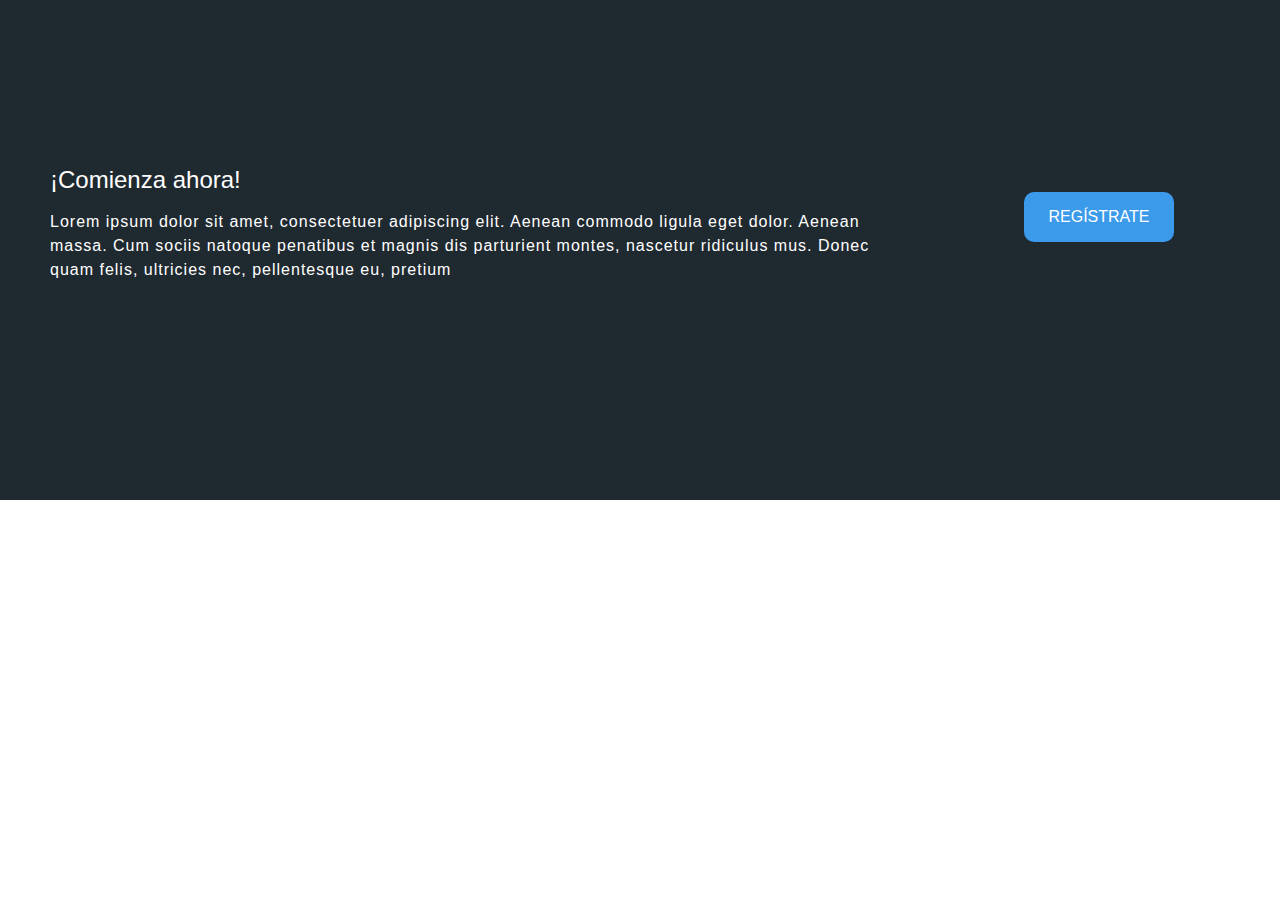
<file: componentes/01_Registro/index.html>
<!DOCTYPE html>
<html lang="en">
<head>
    <meta charset="UTF-8">
    <meta name="viewport" content="width=device-width, initial-scale=1.0">
    <meta http-equiv="X-UA-Compatible" content="ie=edge">
    <title>Document</title>
    <link rel="stylesheet" href="style.css">
</head>
<body>
    <div class="contenedor">
        <div class="text">
                <h2>¡Comienza ahora!</h2>
                <p>Lorem ipsum dolor sit amet, consectetuer adipiscing elit. Aenean commodo ligula eget dolor. Aenean massa. Cum sociis natoque penatibus et magnis dis parturient montes, nascetur ridiculus mus. Donec quam felis, ultricies nec, pellentesque eu, pretium</p>
        </div>
        <div class="cont_boton">
            <button>REGÍSTRATE</button>
        </div>
    </div>
</body>
</html>
</file>
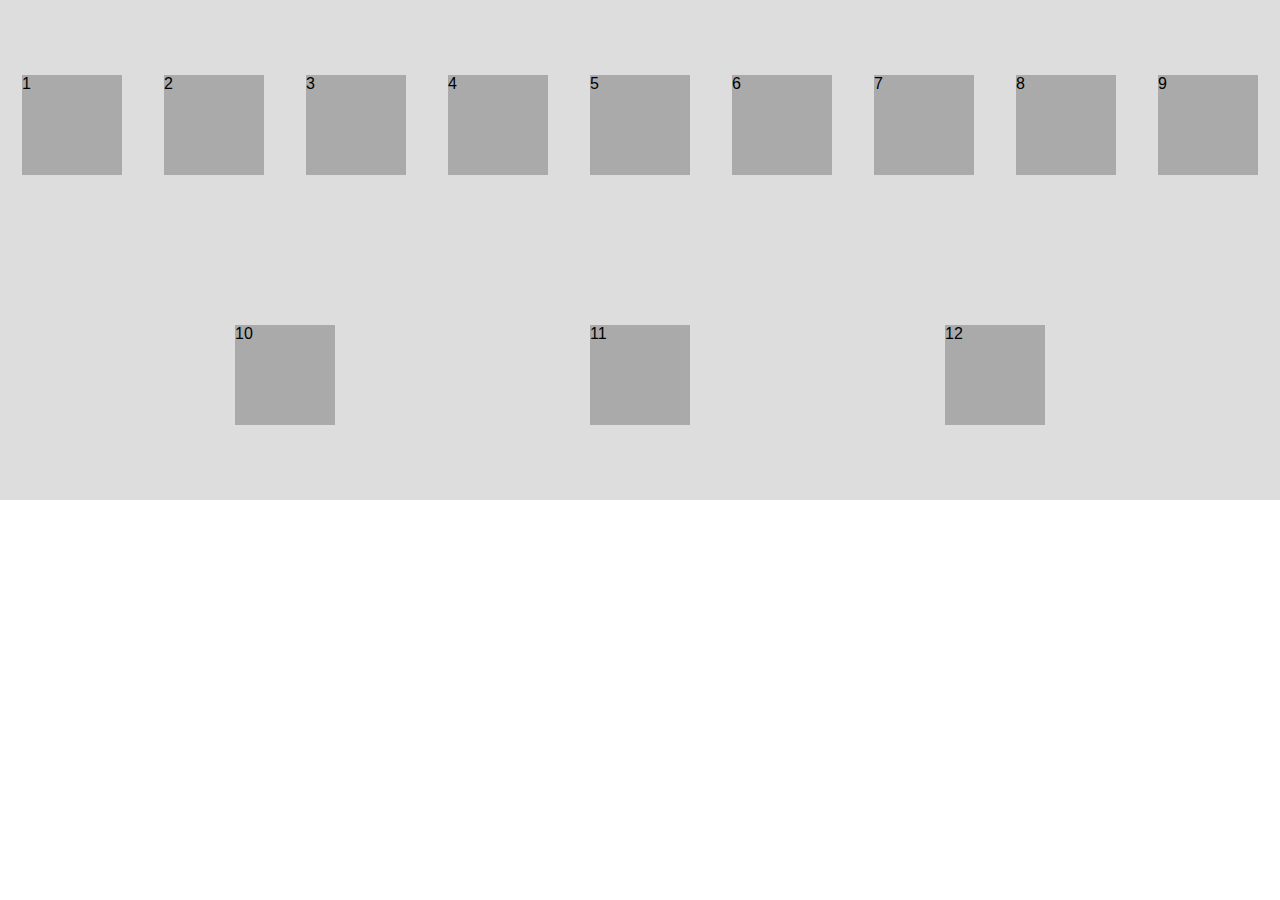
<file: componentes/04_Flex-Box/index.html>
<!DOCTYPE html>
<html lang="en">
<head>
    <meta charset="UTF-8">
    <meta name="viewport" content="width=device-width, initial-scale=1.0">
    <meta http-equiv="X-UA-Compatible" content="ie=edge">
    <title>Document</title>
    <link rel="stylesheet" href="style.css">
</head>
<body>
    <main>
        <div class="box">1</div>
        <div class="box">2</div>
        <div class="box">3</div>
        <div class="box">4</div>
        <div class="box">5</div>
        <div class="box">6</div>
        <div class="box">7</div>
        <div class="box">8</div>
        <div class="box">9</div>
        <div class="box">10</div>
        <div class="box">11</div>
        <div class="box">12</div>
       
    </main>
    
</body>
</html>
</file>
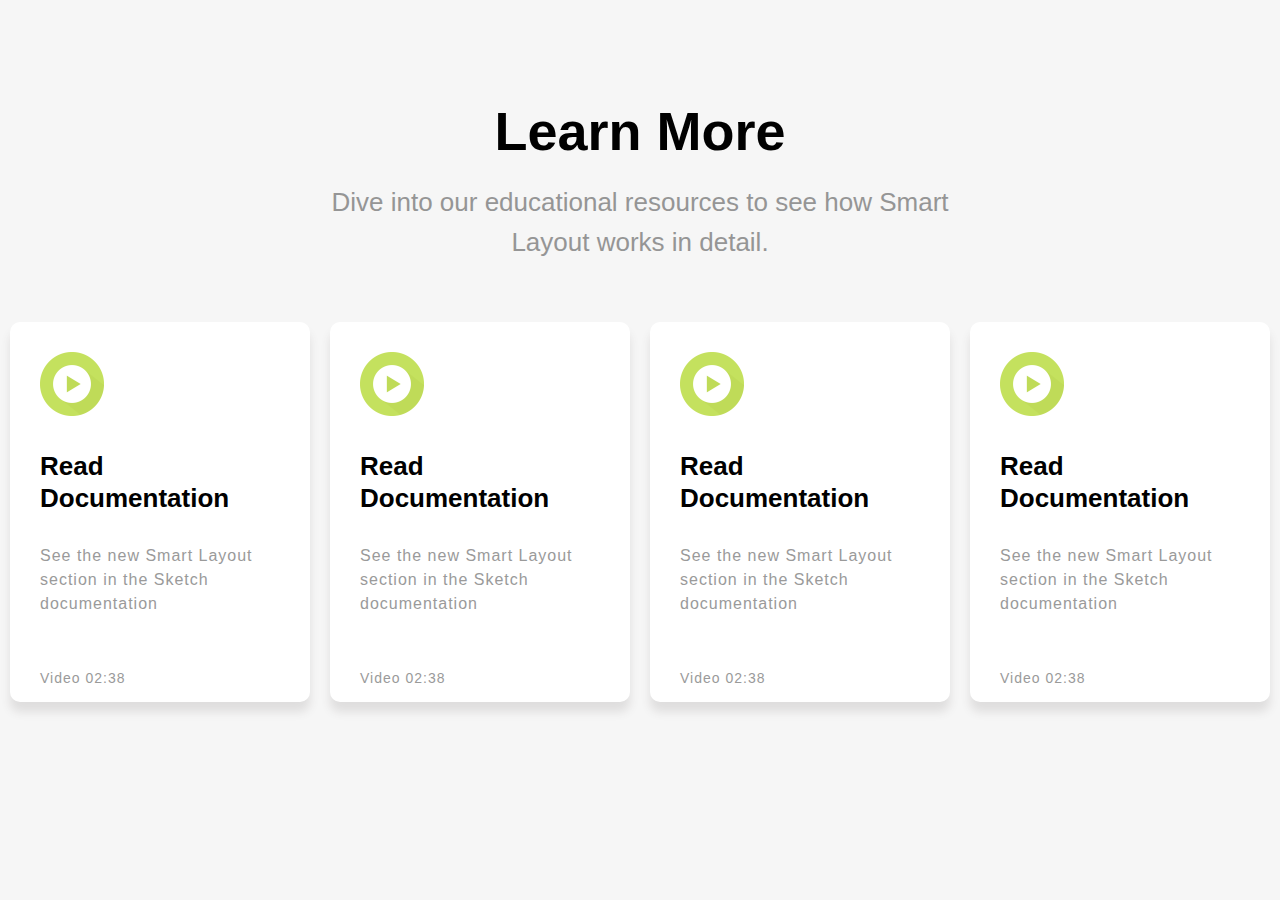
<file: ejercicioElementos/ejercicio_elemento.html>
<!DOCTYPE html>
<html lang="en">
<head>
    <meta charset="UTF-8">
    <meta name="viewport" content="width=device-width, initial-scale=1.0">
    <meta http-equiv="X-UA-Compatible" content="ie=edge">
    <title>Document</title>
    <link rel="stylesheet" href="ejercicio_elemento.css">
</head>
<body>
    <div id="Padrote">
        <div id="Padre">
            <h1>Learn More</h1>
            <h2>Dive into our educational resources to see how Smart Layout works in detail.</h2>
            <div id="cards">
                <div id= "contenedor">
                    
                        <div id="hijos">
                                <img src="play.png" alt="">
                                <h3>Read Documentation</h3>
                                <p>See the new Smart Layout section in the Sketch documen­tation</p>
                                <p id="text_bottom">Video  02:38</p>
                            </div>
            
                            <div id="hijos">
                                <img src="play.png" alt="">
                                <h3>Read Documentation</h3>
                                <p>See the new Smart Layout section in the Sketch documen­tation</p>
                                <p id="text_bottom">Video  02:38</p>
                            </div>
            
                            <div id="hijos">
                                <img src="play.png" alt="">
                                <h3>Read Documentation</h3>
                                <p>See the new Smart Layout section in the Sketch documen­tation</p>
                                <p id="text_bottom">Video  02:38</p>
                            </div>
                            
                            <div id="hijos">
                                <img src="play.png" alt="">
                                <h3>Read Documentation</h3>
                                <p>See the new Smart Layout section in the Sketch documen­tation</p>
                                <p id="text_bottom">Video  02:38</p>
                            </div>
                    

                </div>

             
            
            </div>
        </div>
    </div>
</body>
</html>
</file>
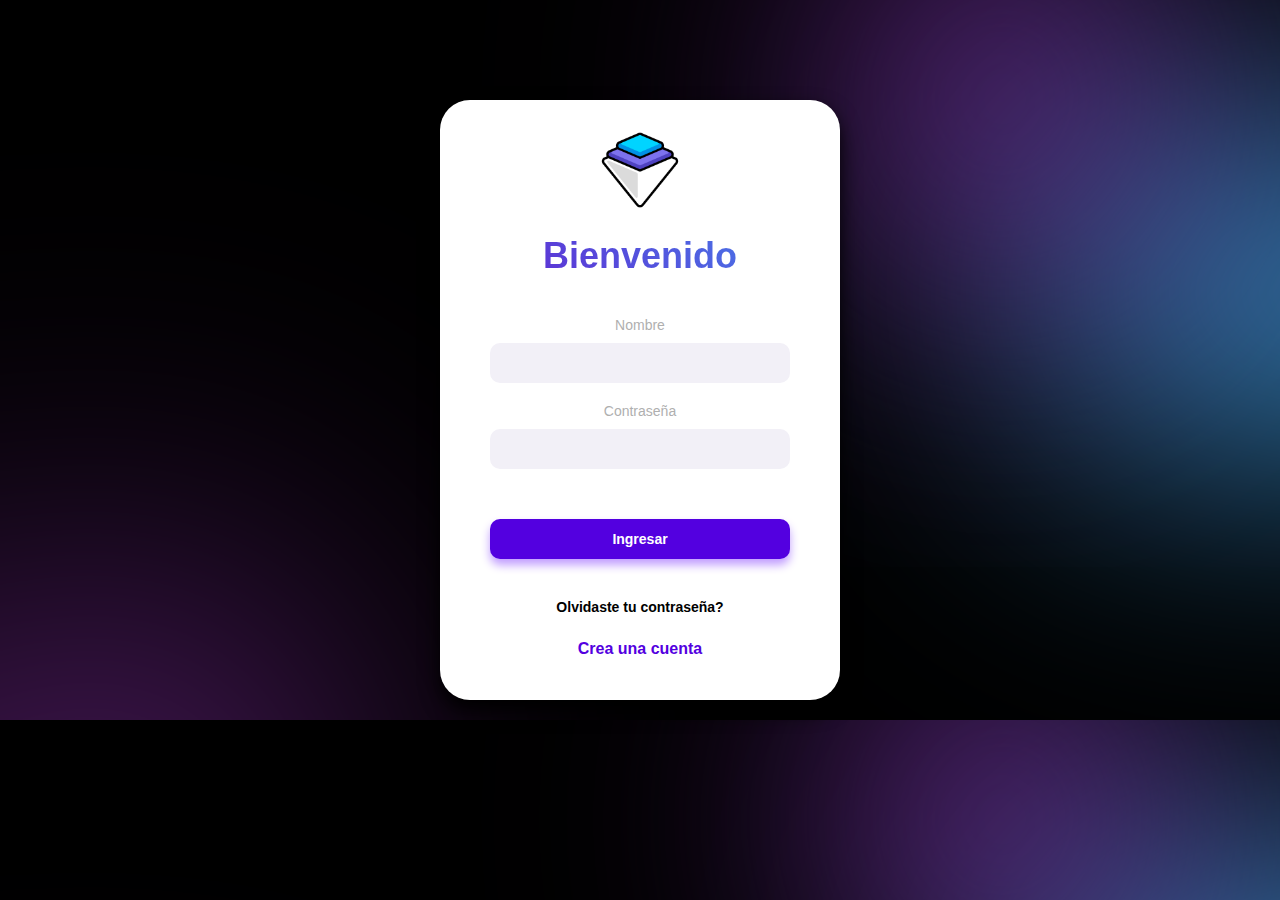
<file: Login/formulario.html>
<!DOCTYPE html>
<html lang="en">
<head>
    <meta charset="UTF-8">
    <meta name="viewport" content="width=device-width, initial-scale=1.0">
    <meta http-equiv="X-UA-Compatible" content="ie=edge">
    <title>Document</title>
    <link rel="stylesheet" href="formulario.css">
</head>
<body>
    <div id="cuerpo">
         <div id= "card">
            
                <img id="logo" src="viur_isotipo.png" width= "80" alt="">
                <h1>Bienvenido</h1>
              
                <h3 id="nombre">Nombre</h3>
                <input id="ingresarNombre" type="text">
            
                <h3 id= "contraseña">Contraseña</h3>
                <input id="ingresarContraseña" type="text">
        
               
                <button> <strong>Ingresar</strong></button>
        
                <p><strong>Olvidaste tu contraseña?</strong></p>
                <p id="crear_cuenta"><strong>Crea una cuenta</strong></p>
         </div>
             
            
           
        
    </div>
   
    
</body>
</html>
</file>
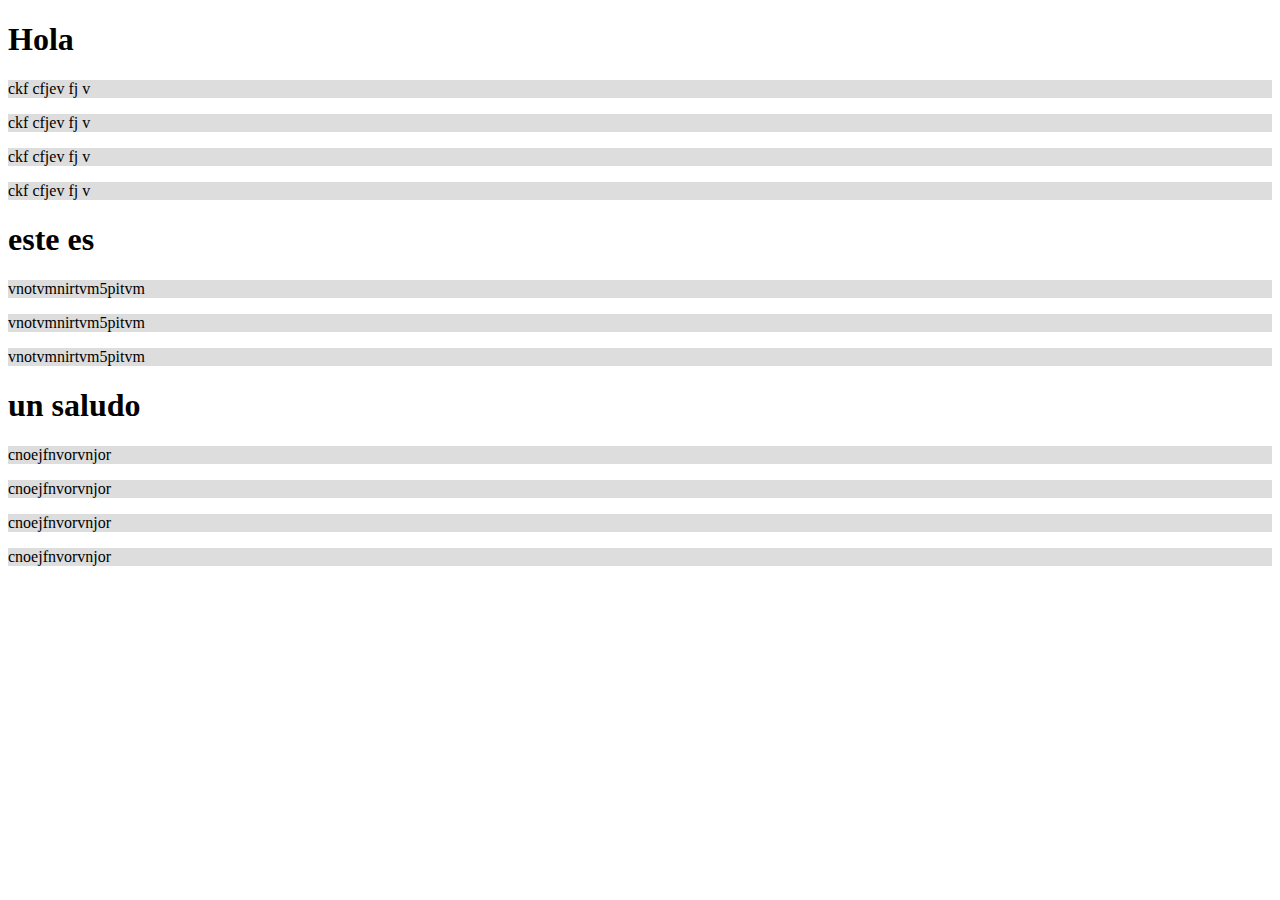
<file: pseudoClases/adyacente.html>
<!DOCTYPE html>
<html lang="en">
<head>
    <meta charset="UTF-8">
    <meta name="viewport" content="width=device-width, initial-scale=1.0">
    <meta http-equiv="X-UA-Compatible" content="ie=edge">
    <title>Adyacente</title> 
    <link rel="stylesheet" href="adyacente.css">           
</head>
<body>
    <h1>Hola</h1>
    <p>ckf cfjev fj v</p>
    <p>ckf cfjev fj v</p>
    <p>ckf cfjev fj v</p>
    <p>ckf cfjev fj v</p>
    <h1>este es </h1>
    <p>vnotvmnirtvm5pitvm</p>
    <p>vnotvmnirtvm5pitvm</p>
    <p>vnotvmnirtvm5pitvm</p>
    <h1>un saludo</h1>
    <p>cnoejfnvorvnjor</p>
    <p>cnoejfnvorvnjor</p>
    <p>cnoejfnvorvnjor</p>
    <p>cnoejfnvorvnjor</p>
</body>
</html>
</file>
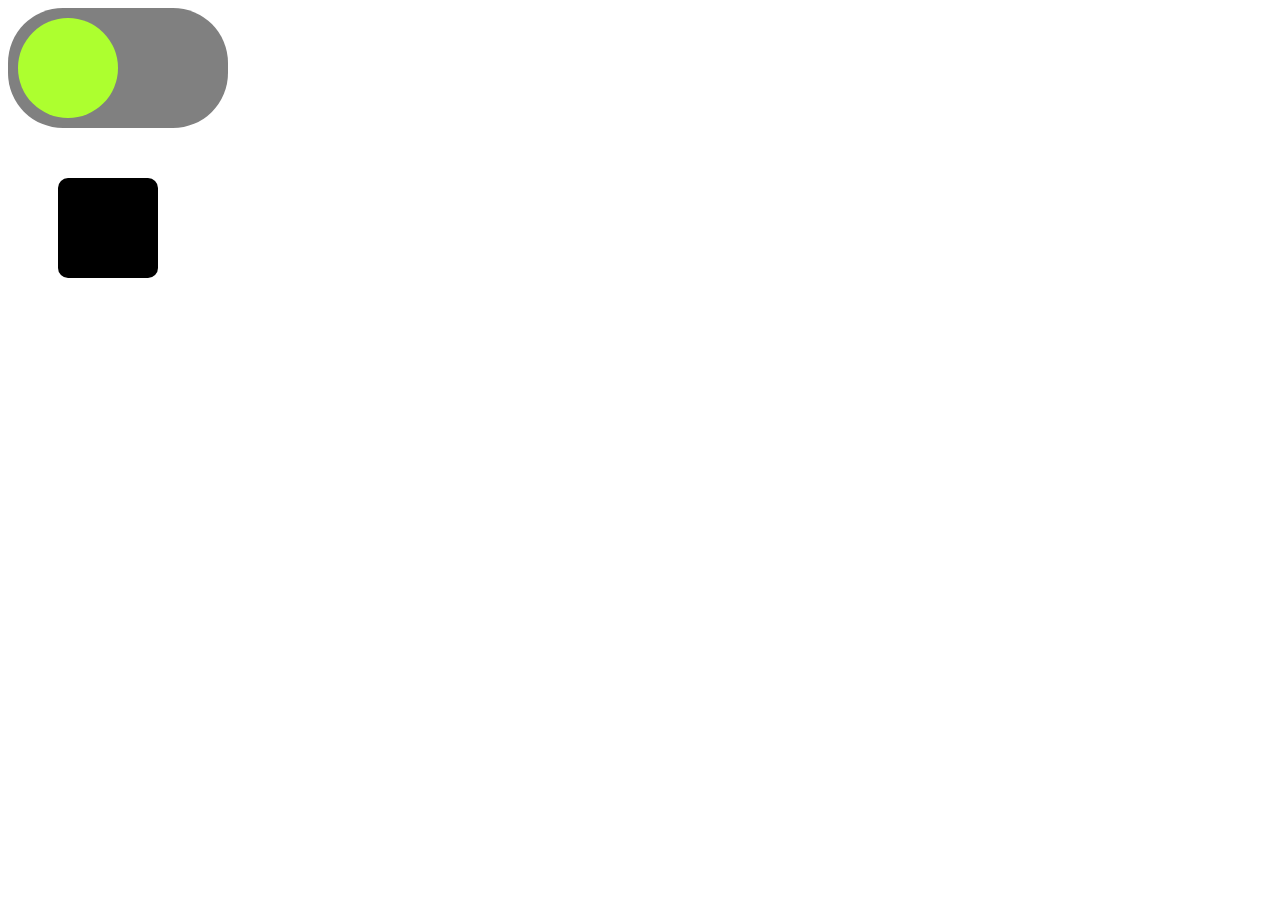
<file: pseudoClases/example.html>
<!DOCTYPE html>
<html lang="en">
<head>
    <meta charset="UTF-8">
    <meta name="viewport" content="width=device-width, initial-scale=1.0">
    <meta http-equiv="X-UA-Compatible" content="ie=edge">
    <title>Document</title>
    <link rel="stylesheet" href="example.css">
</head>
<body>
    <!-- <header>
        <div></div>
        <div></div>
        <div></div>
        <div></div>
    </header> -->
    
    <!-- <div></div>
    <div></div>

    <a href="https://www.hotrod.com/articles/27-great-classic-trucks-street-rodders-top-100-contest/#">Hot Rod</a>
    <br>

    <input type="text">

    <button>Boton</button>

    <input type="checkbox" name="Check">
    <div></div> -->
    

    <input type="checkbox">
    <div class= "checkbox"></div>
    <div class="giro"></div>

  

    
</body>
</html>
</file>
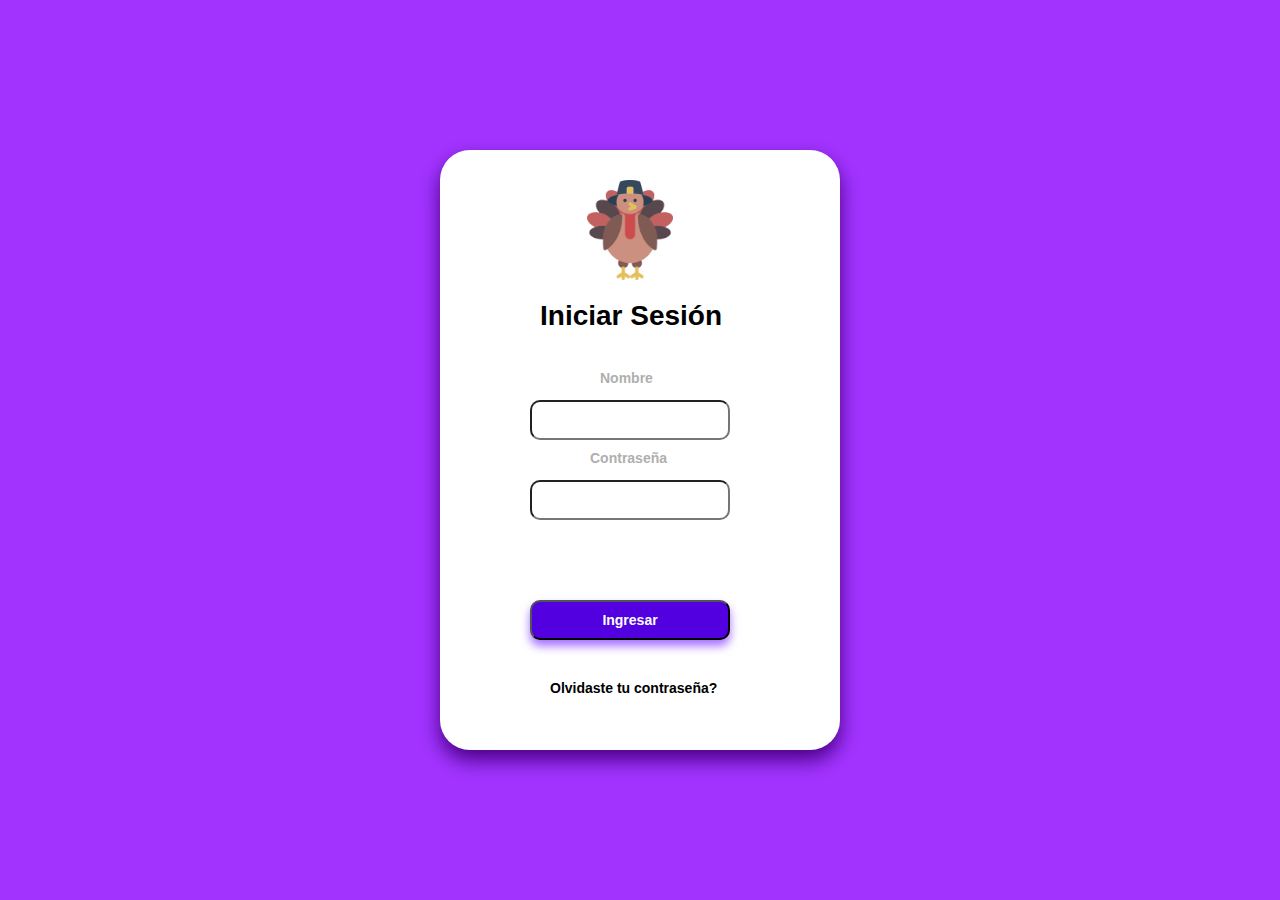
<file: pseudoClases/formulario.html>
<!DOCTYPE html>
<html lang="en">
<head>
    <meta charset="UTF-8">
    <meta name="viewport" content="width=device-width, initial-scale=1.0">
    <meta http-equiv="X-UA-Compatible" content="ie=edge">
    <title>Document</title>
    <link rel="stylesheet" href="formulario.css">
</head>
<body>

    <div id= "card">
        
        <img src="turkey.png" alt="">
        <h1>Iniciar Sesión</h1>
        <h3 id="nombre">Nombre</h3>
        <input id="ingresarNombre" type="text">
    
        <h3 id= "contraseña">Contraseña</h3>
        <input id="ingresarContraseña" type="text">

       
        <button> <strong>Ingresar</strong></button>

        <p><strong>Olvidaste tu contraseña?</strong></p>
    </div>
    
</body>
</html>
</file>
<file: componentes/01_Registro/style.css>
* {
    padding: 0;
    margin: 0;
    box-sizing: border-box;
    font-family: 'Segoe UI', Tahoma, Geneva, Verdana, sans-serif;
    color: white;
}

.contenedor {
    width: 100%;
    height: 500px;
    background: #1f2930;
    
}

.contenedor > .text {
    
    /* background: red; */
    height: 100%;
    width: 70%;
    padding-top: 13%;
    padding-left: 50px;
    
    float: left;
}

.text > h2 {

    font-weight: normal;
}

.text > p {

    line-height: 24px;
    margin-top: 16px;
    font-size: 16px;
    letter-spacing: 1px;

}

.cont_boton {
    /* background: red; */
    width: 30%;
    height: 100%;
    padding-top: 15%;
    padding-left: 10%;
    float: left;

}

button {
    width: 150px; 
    height: 50px; 
    background:#3c9aeb;
    border-radius: 10px;
    padding: 15px;
    border: none;
    font-size: 16px;

}
</file>
<file: componentes/04_Flex-Box/style.css>
* {
    padding: 0px;
    margin: 0px;
    box-sizing: border-box;
    font-family: sans-serif;
}

main {
    height: 500px;
    background: #ddd;
    display: flex;
    flex-direction: row;
    justify-content: space-evenly;
    align-items: center;
    flex-wrap: wrap;
    align-content: stretch;
    
}

main > .box {
    
    width: 100px;
    height: 100px;
    background: #aaa;
    margin: 20px;

}

/* div:first-child {

    width: 150px;
} */
</file>
<file: ejercicioElementos/ejercicio_elemento.css>
* {
    margin: 0;
    padding: 0;
    box-sizing: content-box;
}

body {
    background: #F6F6F6;
}


#padre {
    position: relative;
    left: 50%;

}
 h1 {
     font-family: arial;
     font-size: 54px;
     text-align: center;
     margin-top: 100px;

 }

 h2 {
    font-family: Arial;
    font-size: 26px;
    font-weight: normal;
    line-height: 40px;
    color: #959595;
    text-align: center;
    padding-left: 300px;
    padding-right: 300px;
    margin-top: 20px;
    
 }

 h3 {
    font-family: Arial;
    font-size: 26px;
    text-align: left;
    margin-top: 30px;
    margin-left: 30px;
    padding-right: 50px;
    line-height: 2rem;
    

 }

 p {
    font-family: Arial;
    font-size: 16px;
    text-align: left;
    margin-top: 30px;
    margin-left: 30px;
    padding-right: 50px;
    line-height: 1.5rem;
    color: #9A9A9A;
    letter-spacing: 1px;

 }


 #text_bottom {
    font-family: Arial;
    font-size: 14px;
    text-align: left;
    margin-top: 50px;
    margin-left: 30px;
    padding-right: 50px;
    line-height: 1.5rem;
    color: #9A9A9A;
    letter-spacing: 1px;

 }

 #cards {
     width: 100%;
     height: 500px;
     margin-top: 50px;
     /* background: white; */
     display: block;
     
    
  
     
 }

 #contenedor {
     width: 100%;
     margin: auto;
     justify-content: center;
     display: flex;
 }

 #hijos {
     width: 300px;
     height: 380px;
     background: white;
     margin: 10px;
     border-radius: 10px;
     box-shadow: 0px 10px 10px rgb(223, 222, 222);
     float: left;
     

 }

 #hijos:hover {
    box-shadow: 0px 10px 20px rgb(180, 180, 180);
    margin-top: 8px;
   
 }

 img {
     width: 64px;
     margin-left: 30px;
     margin-top: 30px;
 }
</file>
<file: Login/formulario.css>
* {
    margin: 0px;
    padding: 0px;
    box-sizing: border-box;
 }

 body {
     /* background: #B271FF; */
     background-image: url(fondo_contacto_1.png);
     background-size: cover;
     
     /* align: center; */
  
 }

#card {
    width: 400px;
    height: 600px;
    background: white;
    border-radius: 30px;
    box-shadow: 0px 10px 20px black;
    /* position: absolute; */
    /* left: 50%;
    top: 50%;
    transform: translate(-50%,-50%);
    -webkit-transform: translate(-50%,-50%); */
    margin: auto;
    margin-top: 100px;
    
    
    /* display:inline-block; */
    
    
}


h1 {
    font-family: arial;
    font-size: 36px;
    text-align: center;
    margin-top: 55px;
    background: -webkit-linear-gradient(45deg,#631DCF, rgb(68, 135, 235));
    -webkit-background-clip: text;
    -webkit-text-fill-color: transparent;
}

#nombre {
    font-family: 'Segoe UI', Tahoma, Geneva, Verdana, sans-serif;
    font-size: 14px;
    text-align: center;
    color: rgb(175, 175, 175);
    margin-top: 40px;
    font-weight: normal;
}


#ingresarNombre[type="text"] {
    width: 300px;
    height: 40px;
    border-radius: 10px;
    margin: auto;
    display: block;
    margin-top: 10px;
    border: none;
    background: rgb(242, 240, 247);
    

}

#contraseña {
    font-family: 'Segoe UI', Tahoma, Geneva, Verdana, sans-serif;
    font-size: 14px;
    text-align: center;
    margin: auto;
    margin-top:20px;
    color: rgb(175, 175, 175);
    font-weight: normal;
}


#ingresarContraseña[type="text"] {
    width: 300px;
    height: 40px;
    border-radius: 10px;
    margin: auto;
    display: block;
    margin-top: 10px;
    border: none;
    background: rgb(242, 240, 247);
   

}

#logo {
    width: 80px;
    height: 80px;
    margin:  auto;
    margin-top: 20px;
    display: block;
    top: 30px;
    position: relative;
    /* clear: both; */
    
    
    
}

button {
    width: 300px;
    height: 40px;
    border-radius: 10px;
    margin: auto;
    display: block;
    margin-top: 50px;
    background: #5300E0;
    font-family: arial;
    font-size: 14px;
    color: white;
    box-shadow: 0px 6px 10px rgb(193, 157, 255);
    border: none;
    
  
}
button:hover{
    background: #3a009e;
    box-shadow: 0px 6px 15px rgb(193, 157, 255);
  
    
}
p {
    font-family: 'Segoe UI', Tahoma, Geneva, Verdana, sans-serif;
    font-size: 14px;
    text-align: center;
    margin-top: 40px;

}

#cuerpo {
    /* position: absolute; */
    width: 100%;
    height: 100%;
    /* margin: auto; */


}

#crear_cuenta {
    font-family: 'Segoe UI', Tahoma, Geneva, Verdana, sans-serif;
    font-size: 16px;
    text-align: center;
    margin-top: 25px;
    color: #5300E0;

}
</file>
<file: pseudoClases/adyacente.css>
h1 ~ p {
    background: #ddd;
}

/* hermano inmediato */
h1 + p {

}
</file>
<file: pseudoClases/example.css>
/* * {
    margin: 0px;
    padding: 0px;
    box-sizing: border-box;
} */

/* div {
    height: 100px;
    width: 100px;
    background: aqua;
    margin: 20px;
    border-radius: 10px;

}

div:hover {
    background: red;
} */

/* div:first-child {
    background: blue;
}

div:last-child {
    background: yellow;

} */

/* div:first-of-type {
    background: blue;
} */

/* div:nth-child(3n) {
    background: green;
}

a {
    color: green;
}

a:link {
    color: #738399
}

a:visited {
    color: red;
    display: block;
    background: #000
    
} */

/* a:active {
    color: yellow;
}

input[type="text"]:focus {

    background: red;

}

button {
    background: pink;
    width: 200px;
    height: 50px;
    border-radius: 25px;
    font-size: 24px;
}

button:active {
    background: yellowgreen;
    

} */

/* input[type="checkbox"]+ div {
    width: 100px;
    height: 100px;
    background: grey;
}

input[type="checkbox"]:checked + div {
    background: black;

}

div::after{
    content: "algo";
    display: block;
    width: 20px;
    height: 20px;
    background: grey;
} */

.checkbox{
    width: 200px;
    height: 100px;
    background: gray;
    border-radius: 55px;
    padding: 10px;
 }
 .checkbox::before{
    content:"";
    width: 100px;
    height: 100px;
    top: 20px;
    left: 20px;
    background: greenyellow;
    border-radius: 50px;
    display: block;
    transition: .1s all ease-out;
 }
 input[type="checkbox"] {
    position: absolute;
    width: 200px;
    height: 100px;
    opacity: 0;
    z-index: 99;
 }
 input[type="checkbox"]:checked + .checkbox::before{
    transform: translateX(100px);
 }

.giro {
    width: 100px;
    height: 100px;
    border-radius: 10px;
    position: relative;
    background: black;
    margin: 50px;
    animation: 2s animacion ease-in-out infinite;
    transition: .3s all ease-out;
    animation-delay: 1s;
}

.giro:hover {
    transform: rotateZ(45deg);
}

@keyframes animacion {
    0%   {background-color:red; left:0px; top:0px; transform: rotateZ(0deg) rotateY(0deg);; border-radius: 10px;}
    25%  {background-color:yellow; left:200px; top:0px;}
    50%  {background-color:blue; left:200px; top:200px;border-radius: 70px;}
    75%  {background-color:green; left:0px; top:200px;}
    100% {background-color:red; left:0px; top:0px;transform: rotateZ(360deg) rotateY(180deg);; border-radius: 10px;}
  }
</file>
<file: pseudoClases/formulario.css>
* {
    margin: 0px;
    padding: 0px;
    box-sizing: border-box;
 }

 body {
     background: #A233FF;
     align: center;
  
 }

#card {
    width: 400px;
    height: 600px;
    background: white;
    border-radius: 30px;
    box-shadow: 0px 10px 20px #480184;
    position: absolute;
    left: 50%;
    top: 50%;
    transform: translate(-50%,-50%);
    -webkit-transform: translate(-50%,-50%);
    
    
    
}


h1 {
    font-family: 'Segoe UI', Tahoma, Geneva, Verdana, sans-serif;
    font-size: 28px;
    margin-left: 100px;
    position: absolute;
    margin-top: 150px;
}

#nombre {
    font-family: 'Segoe UI', Tahoma, Geneva, Verdana, sans-serif;
    font-size: 14px;
    text-align: center;
    position: absolute;
    margin-top: 220px;
    margin-left: 160px;
    color: rgb(175, 175, 175);
}


#ingresarNombre[type="text"] {
    width: 200px;
    height: 40px;
    border-radius: 10px;
    margin-top: 250px;
    margin-left: 90px;
    position: absolute;

}

#contraseña {
    font-family: 'Segoe UI', Tahoma, Geneva, Verdana, sans-serif;
    font-size: 14px;
    text-align: center;
    position: absolute;
    margin-top: 300px;
    margin-left: 150px;
    color: rgb(175, 175, 175);
}


#ingresarContraseña[type="text"] {
    width: 200px;
    height: 40px;
    border-radius: 10px;
    margin-top: 330px;
    margin-left: 90px;
    position: absolute;

}

img {
    width: 100px;
    height: "";
    position: absolute;
    margin-top: 30px;
    margin-left: 140px;
}

button {
    width: 200px;
    height: 40px;
    border-radius: 10px;
    margin-top: 450px;
    margin-left: 90px;
    position: absolute;
    background: #5300E0;
    font-family: 'Segoe UI', Tahoma, Geneva, Verdana, sans-serif;
    font-size: 14px;
    color: white;
    box-shadow: 0px 6px 10px #A671FF;
    
  
}
button:hover{
    background: #250064;
}
p {
    font-family: 'Segoe UI', Tahoma, Geneva, Verdana, sans-serif;
    font-size: 14px;
    position: absolute;
    margin-top: 530px;
    margin-left: 110px;

}

#cuerpo {
    position: relative;
}
</file>
